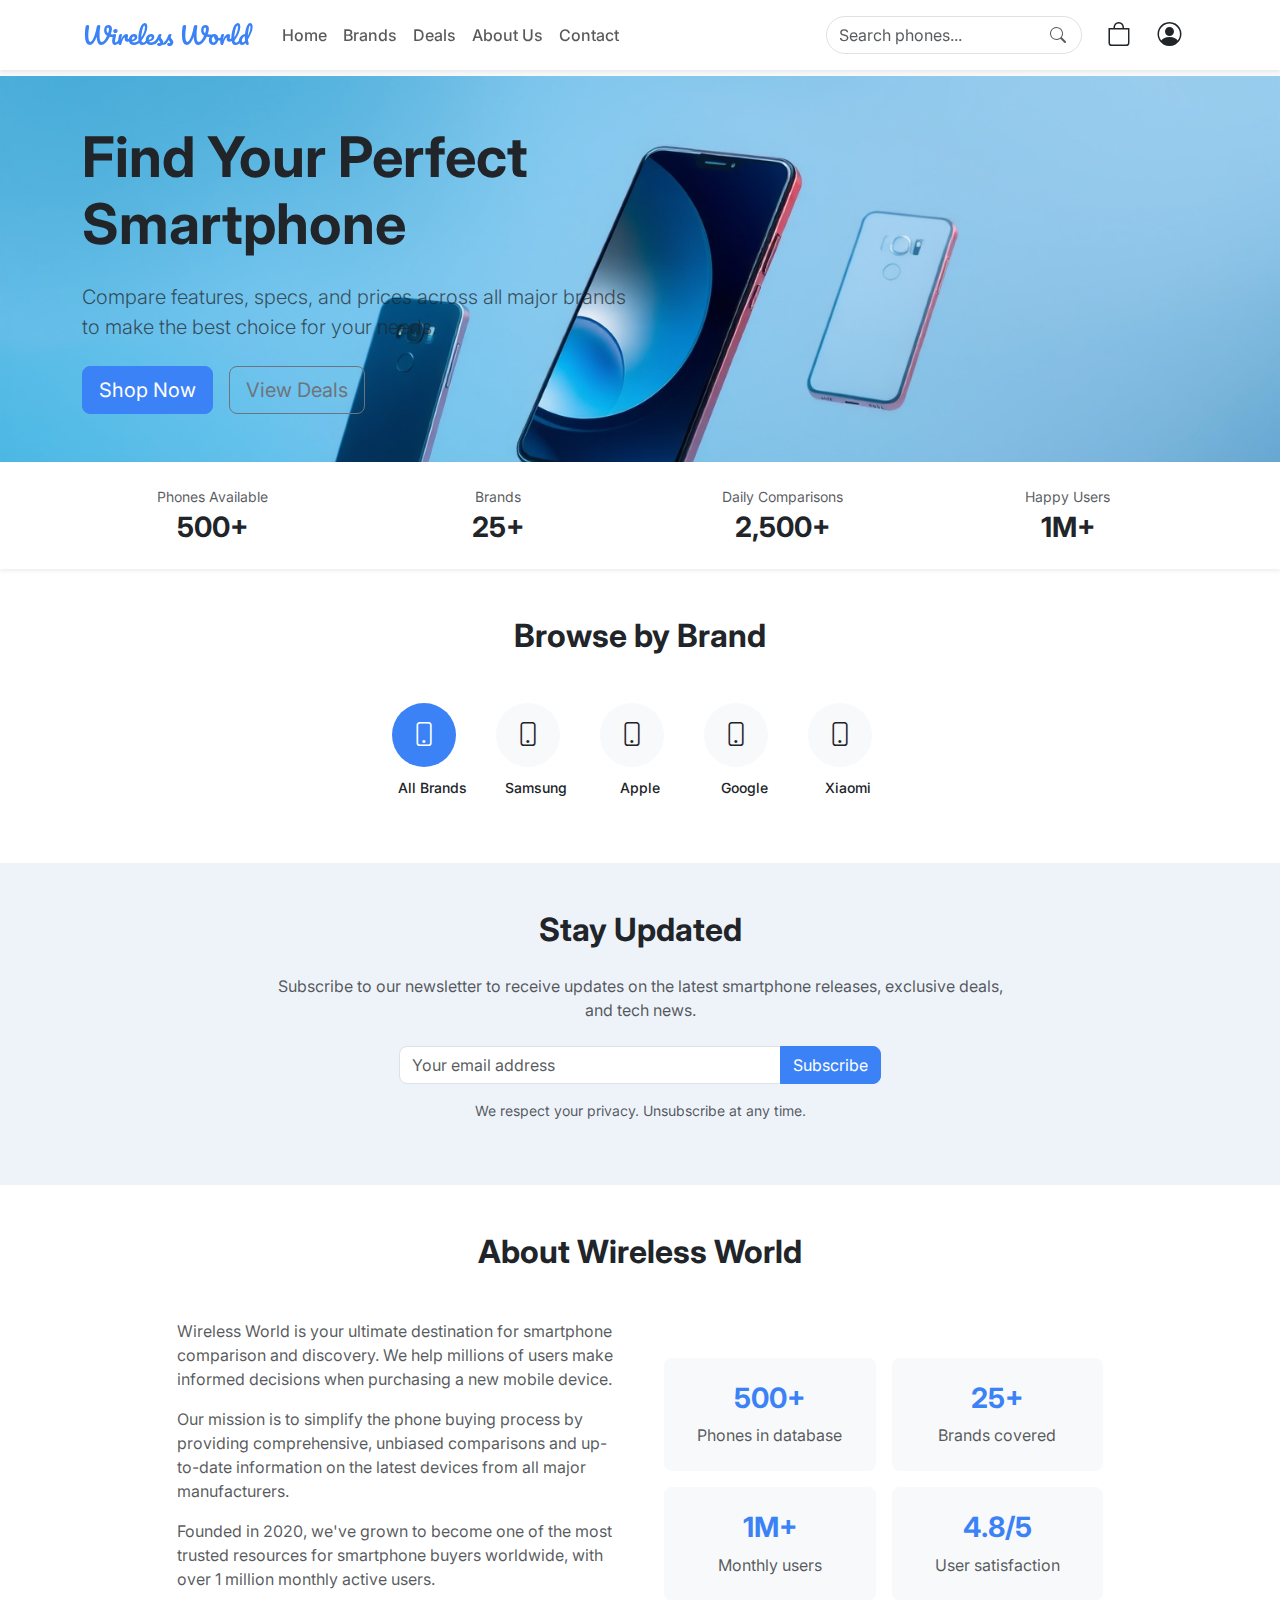
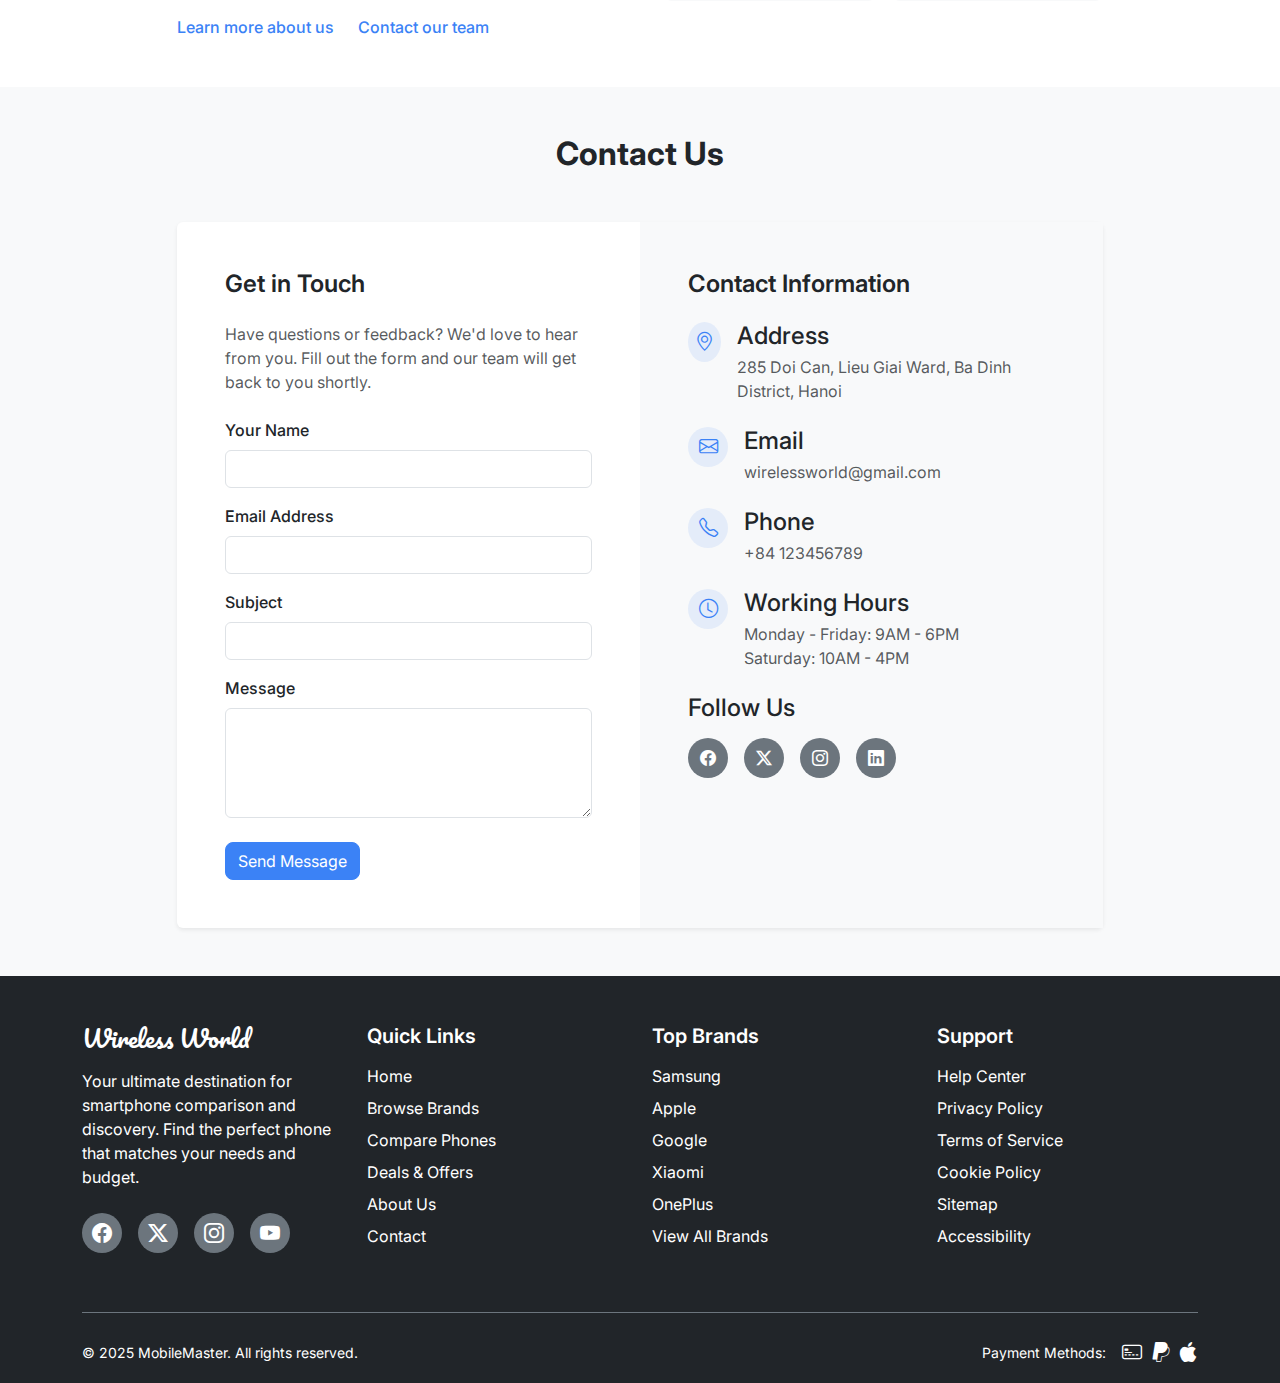
<file: index.html>
<!DOCTYPE html>
<html lang="en">
<head>
    <meta charset="UTF-8">
    <meta name="viewport" content="width=device-width, initial-scale=1.0">
    <title>Wireless World</title>
    
    <!-- Bootstrap CSS -->
    <link href="https://cdn.jsdelivr.net/npm/bootstrap@5.3.0/dist/css/bootstrap.min.css" rel="stylesheet">
    
    <!-- Google Fonts -->
    <link rel="preconnect" href="https://fonts.googleapis.com">
    <link rel="preconnect" href="https://fonts.gstatic.com" crossorigin>
    <link href="https://fonts.googleapis.com/css2?family=Pacifico&display=swap" rel="stylesheet">
    <link href="https://fonts.googleapis.com/css2?family=Inter:wght@300;400;500;600;700&display=swap" rel="stylesheet">
    
    <!-- Bootstrap Icons -->
    <link rel="stylesheet" href="https://cdn.jsdelivr.net/npm/bootstrap-icons@1.11.3/font/bootstrap-icons.min.css">

    <link rel="stylesheet" href="style.css">
    
   
</head>
<body>
    <!-- Header -->
    <nav class="navbar navbar-expand-lg navbar-light bg-white fixed-top shadow-sm">
        <div class="container">
            <a class="navbar-brand brand-font text-primary me-4" href="#">Wireless World</a>
            
            <div class="d-flex align-items-center order-lg-last">
           
                <div class="position-relative me-3">
                    <input type="text" class="form-control pe-5 search-input" placeholder="Search phones...">
                    <div class="position-absolute top-50 end-0 translate-middle-y me-3">
                        <i class="bi-search text-muted"></i>
                    </div>
                </div>

                <!-- Icons -->
                <button class="btn btn-link text-dark p-2 me-2 nav-icon" aria-label="Shopping Cart">
                  <i class="bi bi-bag"></i>
                </button>
                
                <button class="btn btn-link text-dark p-2 me-2 nav-icon" aria-label="User Profile">
                   <i class="bi bi-person-circle"></i>
                </button>
                
            </div>
            
            <div class="collapse navbar-collapse" id="navbarNav">
                <ul class="navbar-nav me-auto">
                    <li class="nav-item">
                        <a class="nav-link fw-medium" href="#">Home</a>
                    </li>
                    <li class="nav-item">
                        <a class="nav-link fw-medium" href="#brands">Brands</a>
                    </li>
                    <li class="nav-item">
                        <a class="nav-link fw-medium" href="#deals">Deals</a>
                    </li>
                    <li class="nav-item">
                        <a class="nav-link fw-medium" href="#about">About Us</a>
                    </li>
                    <li class="nav-item">
                        <a class="nav-link fw-medium" href="#contact">Contact</a>
                    </li>
                </ul>
            </div>
        </div>
    </nav>

    <!-- Hero Section -->
    <section class="hero-section position-relative">
        <div class="container py-5">
            <div class="row align-items-center min-vh-50">
                <div class="col-md-6">
                    <h1 class="display-4 fw-bold text-dark mb-4">Find Your Perfect Smartphone</h1>
                    <p class="lead text-muted mb-4">Compare features, specs, and prices across all major brands to make the best choice for your needs.</p>
                    <div class="d-flex flex-column flex-sm-row gap-3">
                        <a href="#compare" class="btn btn-primary btn-lg">Shop Now</a>
                        <a href="#deals" class="btn btn-outline-secondary btn-lg">View Deals</a>
                    </div>
                </div>
            </div>
        </div>
        
        <!-- Quick Stats -->
        <div class="bg-white py-4 shadow-sm">
            <div class="container">
                <div class="row g-4">
                    <div class="col-6 col-md-3 text-center">
                        <p class="text-muted small mb-1">Phones Available</p>
                        <p class="h3 fw-bold text-dark mb-0">500+</p>
                    </div>
                    <div class="col-6 col-md-3 text-center">
                        <p class="text-muted small mb-1">Brands</p>
                        <p class="h3 fw-bold text-dark mb-0">25+</p>
                    </div>
                    <div class="col-6 col-md-3 text-center">
                        <p class="text-muted small mb-1">Daily Comparisons</p>
                        <p class="h3 fw-bold text-dark mb-0">2,500+</p>
                    </div>
                    <div class="col-6 col-md-3 text-center">
                        <p class="text-muted small mb-1">Happy Users</p>
                        <p class="h3 fw-bold text-dark mb-0">1M+</p>
                    </div>
                </div>
            </div>
        </div>
    </section>

    <!-- Brand Navigation -->
    <section id="brands" class="py-5 bg-white">
        <div class="container">
            <h2 class="h2 fw-bold text-center mb-5">Browse by Brand</h2>
            
            <div class="d-flex overflow-auto hide-scrollbar pb-3 justify-content-center gap-4">
                <div class="brand-tab active text-center">
                    <div class="brand-icon mb-2"> 
                        <i class="bi-phone fs-4"></i> 
                    </div>
                    <span class="small fw-medium">All Brands</span>
                </div>
                
                <div class="brand-tab text-center">
                    <div class="brand-icon mb-2">
                         <i class="bi-phone fs-4"></i> 
                    </div>
                    <span class="small fw-medium">Samsung</span>
                </div>
                
                <div class="brand-tab text-center">
                    <div class="brand-icon mb-2">
                       <i class="bi-phone fs-4"></i> 
                    </div>
                    <span class="small fw-medium">Apple</span>
                </div>
                
                <div class="brand-tab text-center">
                    <div class="brand-icon mb-2">
                       <i class="bi-phone fs-4"></i> 
                    </div>
                    <span class="small fw-medium">Google</span>
                </div>
                
                <div class="brand-tab text-center">
                    <div class="brand-icon mb-2">
                        <i class="bi-phone fs-4"></i> 
                    </div>
                    <span class="small fw-medium">Xiaomi</span>
                </div>
            </div>
        </div>
    </section>

    <!-- Newsletter Section -->
    <section class="py-5 newsletter-section">
        <div class="container">
            <div class="row justify-content-center">
                <div class="col-lg-8 text-center">
                    <h2 class="h2 fw-bold mb-4">Stay Updated</h2>
                    <p class="text-muted mb-4">Subscribe to our newsletter to receive updates on the latest smartphone releases, exclusive deals, and tech news.</p>
                    
                    <div class="row justify-content-center">
                        <div class="col-md-8">
                            <div class="input-group mb-3">
                                <input type="email" class="form-control newsletter-input" placeholder="Your email address">
                                <button class="btn btn-primary newsletter-button" type="button">Subscribe</button>
                            </div>
                        </div>
                    </div>
                    
                    <p class="small text-muted">We respect your privacy. Unsubscribe at any time.</p>
                </div>
            </div>
        </div>
    </section>

    <!-- About Us Section -->
    <section id="about" class="py-5 bg-white">
        <div class="container">
            <div class="row justify-content-center">
                <div class="col-lg-10">
                    <h2 class="h2 fw-bold text-center mb-5">About Wireless World</h2>
                    
                    <div class="row align-items-center g-5">
                        <div class="col-lg-6">
                            <p class="text-muted mb-3">Wireless World is your ultimate destination for smartphone comparison and discovery. We help millions of users make informed decisions when purchasing a new mobile device.</p>
                            <p class="text-muted mb-3">Our mission is to simplify the phone buying process by providing comprehensive, unbiased comparisons and up-to-date information on the latest devices from all major manufacturers.</p>
                            <p class="text-muted mb-4">Founded in 2020, we've grown to become one of the most trusted resources for smartphone buyers worldwide, with over 1 million monthly active users.</p>
                            
                            <div class="d-flex gap-4">
                                <a href="#" class="text-primary text-decoration-none fw-medium">Learn more about us</a>
                                <a href="#contact" class="text-primary text-decoration-none fw-medium">Contact our team</a>
                            </div>
                        </div>
                        
                        <div class="col-lg-6">
                            <div class="row g-3">
                                <div class="col-6">
                                    <div class="stat-card">
                                        <div class="h3 fw-bold text-primary mb-2">500+</div>
                                        <p class="text-muted mb-0">Phones in database</p>
                                    </div>
                                </div>
                                <div class="col-6">
                                    <div class="stat-card">
                                        <div class="h3 fw-bold text-primary mb-2">25+</div>
                                        <p class="text-muted mb-0">Brands covered</p>
                                    </div>
                                </div>
                                <div class="col-6">
                                    <div class="stat-card">
                                        <div class="h3 fw-bold text-primary mb-2">1M+</div>
                                        <p class="text-muted mb-0">Monthly users</p>
                                    </div>
                                </div>
                                <div class="col-6">
                                    <div class="stat-card">
                                        <div class="h3 fw-bold text-primary mb-2">4.8/5</div>
                                        <p class="text-muted mb-0">User satisfaction</p>
                                    </div>
                                </div>
                            </div>
                        </div>
                    </div>
                </div>
            </div>
        </div>
    </section>

    <!-- Contact Section -->
    <section id="contact" class="py-5 bg-light">
        <div class="container">
            <h2 class="h2 fw-bold text-center mb-5">Contact Us</h2>
            
            <div class="row justify-content-center">
                <div class="col-lg-10">
                    <div class="card shadow-sm border-0">
                        <div class="row g-0">
                            <div class="col-lg-6 p-4 p-lg-5">
                                <h3 class="h4 fw-semibold mb-4">Get in Touch</h3>
                                <p class="text-muted mb-4">Have questions or feedback? We'd love to hear from you. Fill out the form and our team will get back to you shortly.</p>
                                
                                <form>
                                    <div class="mb-3">
                                        <label for="name" class="form-label fw-medium">Your Name</label>
                                        <input type="text" class="form-control" id="name">
                                    </div>
                                    
                                    <div class="mb-3">
                                        <label for="email" class="form-label fw-medium">Email Address</label>
                                        <input type="email" class="form-control" id="email">
                                    </div>
                                    
                                    <div class="mb-3">
                                        <label for="subject" class="form-label fw-medium">Subject</label>
                                        <input type="text" class="form-control" id="subject">
                                    </div>
                                    
                                    <div class="mb-4">
                                        <label for="message" class="form-label fw-medium">Message</label>
                                        <textarea class="form-control" id="message" rows="4"></textarea>
                                    </div>
                                    
                                    <button type="submit" class="btn btn-primary">Send Message</button>
                                </form>
                            </div>
                            
                            <div class="col-lg-6 bg-light p-4 p-lg-5">
                                <h3 class="h4 fw-semibold mb-4">Contact Information</h3>
                                
                                <div class="d-flex align-items-start mb-4">
                                    <div class="contact-icon me-3">
                                        <i class="bi-geo-alt"></i>
                                    </div>
                                    <div>
                                        <h4 class="fw-medium mb-1">Address</h4>
                                        <p class="text-muted mb-0">285 Doi Can, Lieu Giai Ward, Ba Dinh District, Hanoi</p>
                                    </div>
                                </div>
                                
                                <div class="d-flex align-items-start mb-4">
                                    <div class="contact-icon me-3">
                                        <i class="bi-envelope"></i>
                                    </div>
                                    <div>
                                        <h4 class="fw-medium mb-1">Email</h4>
                                        <p class="text-muted mb-0">wirelessworld@gmail.com</p>
                                    </div>
                                </div>
                                
                                <div class="d-flex align-items-start mb-4">
                                    <div class="contact-icon me-3">
                                        <i class="bi-telephone"></i>
                                    </div>
                                    <div>
                                        <h4 class="fw-medium mb-1">Phone</h4>
                                        <p class="text-muted mb-0">+84 123456789</p>
                                    </div>
                                </div>
                                
                                <div class="d-flex align-items-start mb-4">
                                    <div class="contact-icon me-3">
                                        <i class="bi-clock"></i>
                                    </div>
                                    <div>
                                        <h4 class="fw-medium mb-1">Working Hours</h4>
                                        <p class="text-muted mb-0">Monday - Friday: 9AM - 6PM<br>Saturday: 10AM - 4PM</p>
                                    </div>
                                </div>
                                
                                <div class="mt-4">
                                    <h4 class="fw-medium mb-3">Follow Us</h4>
                                    <div class="d-flex gap-3">
                                        <a href="#" class="social-icon">
                                            <i class="bi-facebook"></i>
                                        </a>
                                        <a href="#" class="social-icon">
                                            <i class="bi-twitter-x"></i>
                                        </a>
                                        <a href="#" class="social-icon">
                                            <i class="bi-instagram"></i>
                                        </a>
                                        <a href="#" class="social-icon">
                                            <i class="bi-linkedin"></i>
                                        </a>
                                    </div>
                                </div>
                            </div>
                        </div>
                    </div>
                </div>
            </div>
        </div>
    </section>

    <!-- Footer -->
    <footer class="bg-dark text-white pt-5 pb-3">
        <div class="container">
            <div class="row g-4 mb-5">
                <div class="col-lg-3 col-md-6">
                    <a href="#" class="brand-font text-white text-decoration-none h4 d-block mb-3">Wireless World</a>
                    <p class="text-muted mb-4">Your ultimate destination for smartphone comparison and discovery. Find the perfect phone that matches your needs and budget.</p>
                    <div class="d-flex gap-3">
                        <a href="#" class="social-icon">
                            <i class="bi-facebook fs-5"></i>
                        </a>
                        <a href="#" class="social-icon">
                            <i class="bi-twitter-x fs-5"></i>
                        </a>
                        <a href="#" class="social-icon">
                            <i class="bi-instagram fs-5"></i>
                        </a>
                        <a href="#" class="social-icon">
                            <i class="bi-youtube fs-5"></i>
                        </a>
                    </div>
                </div>
                
                <div class="col-lg-3 col-md-6">
                    <h3 class="h5 fw-semibold mb-3">Quick Links</h3>
                    <ul class="list-unstyled">
                        <li class="mb-2"><a href="#" class="text-muted text-decoration-none">Home</a></li>
                        <li class="mb-2"><a href="#brands" class="text-muted text-decoration-none">Browse Brands</a></li>
                        <li class="mb-2"><a href="#compare" class="text-muted text-decoration-none">Compare Phones</a></li>
                        <li class="mb-2"><a href="#deals" class="text-muted text-decoration-none">Deals & Offers</a></li>
                        <li class="mb-2"><a href="#about" class="text-muted text-decoration-none">About Us</a></li>
                        <li class="mb-2"><a href="#contact" class="text-muted text-decoration-none">Contact</a></li>
                    </ul>
                </div>
                
                <div class="col-lg-3 col-md-6">
                    <h3 class="h5 fw-semibold mb-3">Top Brands</h3>
                    <ul class="list-unstyled">
                        <li class="mb-2"><a href="#" class="text-muted text-decoration-none">Samsung</a></li>
                        <li class="mb-2"><a href="#" class="text-muted text-decoration-none">Apple</a></li>
                        <li class="mb-2"><a href="#" class="text-muted text-decoration-none">Google</a></li>
                        <li class="mb-2"><a href="#" class="text-muted text-decoration-none">Xiaomi</a></li>
                        <li class="mb-2"><a href="#" class="text-muted text-decoration-none">OnePlus</a></li>
                        <li class="mb-2"><a href="#" class="text-muted text-decoration-none">View All Brands</a></li>
                    </ul>
                </div>
                
                <div class="col-lg-3 col-md-6">
                    <h3 class="h5 fw-semibold mb-3">Support</h3>
                    <ul class="list-unstyled">
                        <li class="mb-2"><a href="#" class="text-muted text-decoration-none">Help Center</a></li>
                        <li class="mb-2"><a href="#" class="text-muted text-decoration-none">Privacy Policy</a></li>
                        <li class="mb-2"><a href="#" class="text-muted text-decoration-none">Terms of Service</a></li>
                        <li class="mb-2"><a href="#" class="text-muted text-decoration-none">Cookie Policy</a></li>
                        <li class="mb-2"><a href="#" class="text-muted text-decoration-none">Sitemap</a></li>
                        <li class="mb-2"><a href="#" class="text-muted text-decoration-none">Accessibility</a></li>
                    </ul>
                </div>
            </div>
            
            <div class="border-top border-secondary pt-4">
                <div class="row align-items-center">
                    <div class="col-md-6">
                        <p class="text-muted small mb-3 mb-md-0">© 2025 MobileMaster. All rights reserved.</p>
                    </div>
                    
                    <div class="col-md-6 text-md-end">
                        <div class="d-flex align-items-center justify-content-md-end gap-3">
                            <span class="text-muted small">Payment Methods:</span>
                            <div class="d-flex gap-2">
                                <i class="bi-credit-card-2-front fs-5"></i>
                                <i class="bi-paypal fs-5"></i>
                                <i class="bi-apple fs-5"></i>
                            </div>
                        </div>
                    </div>
                </div>
            </div>
        </div>
    </footer>

</body>
</html>
</file>
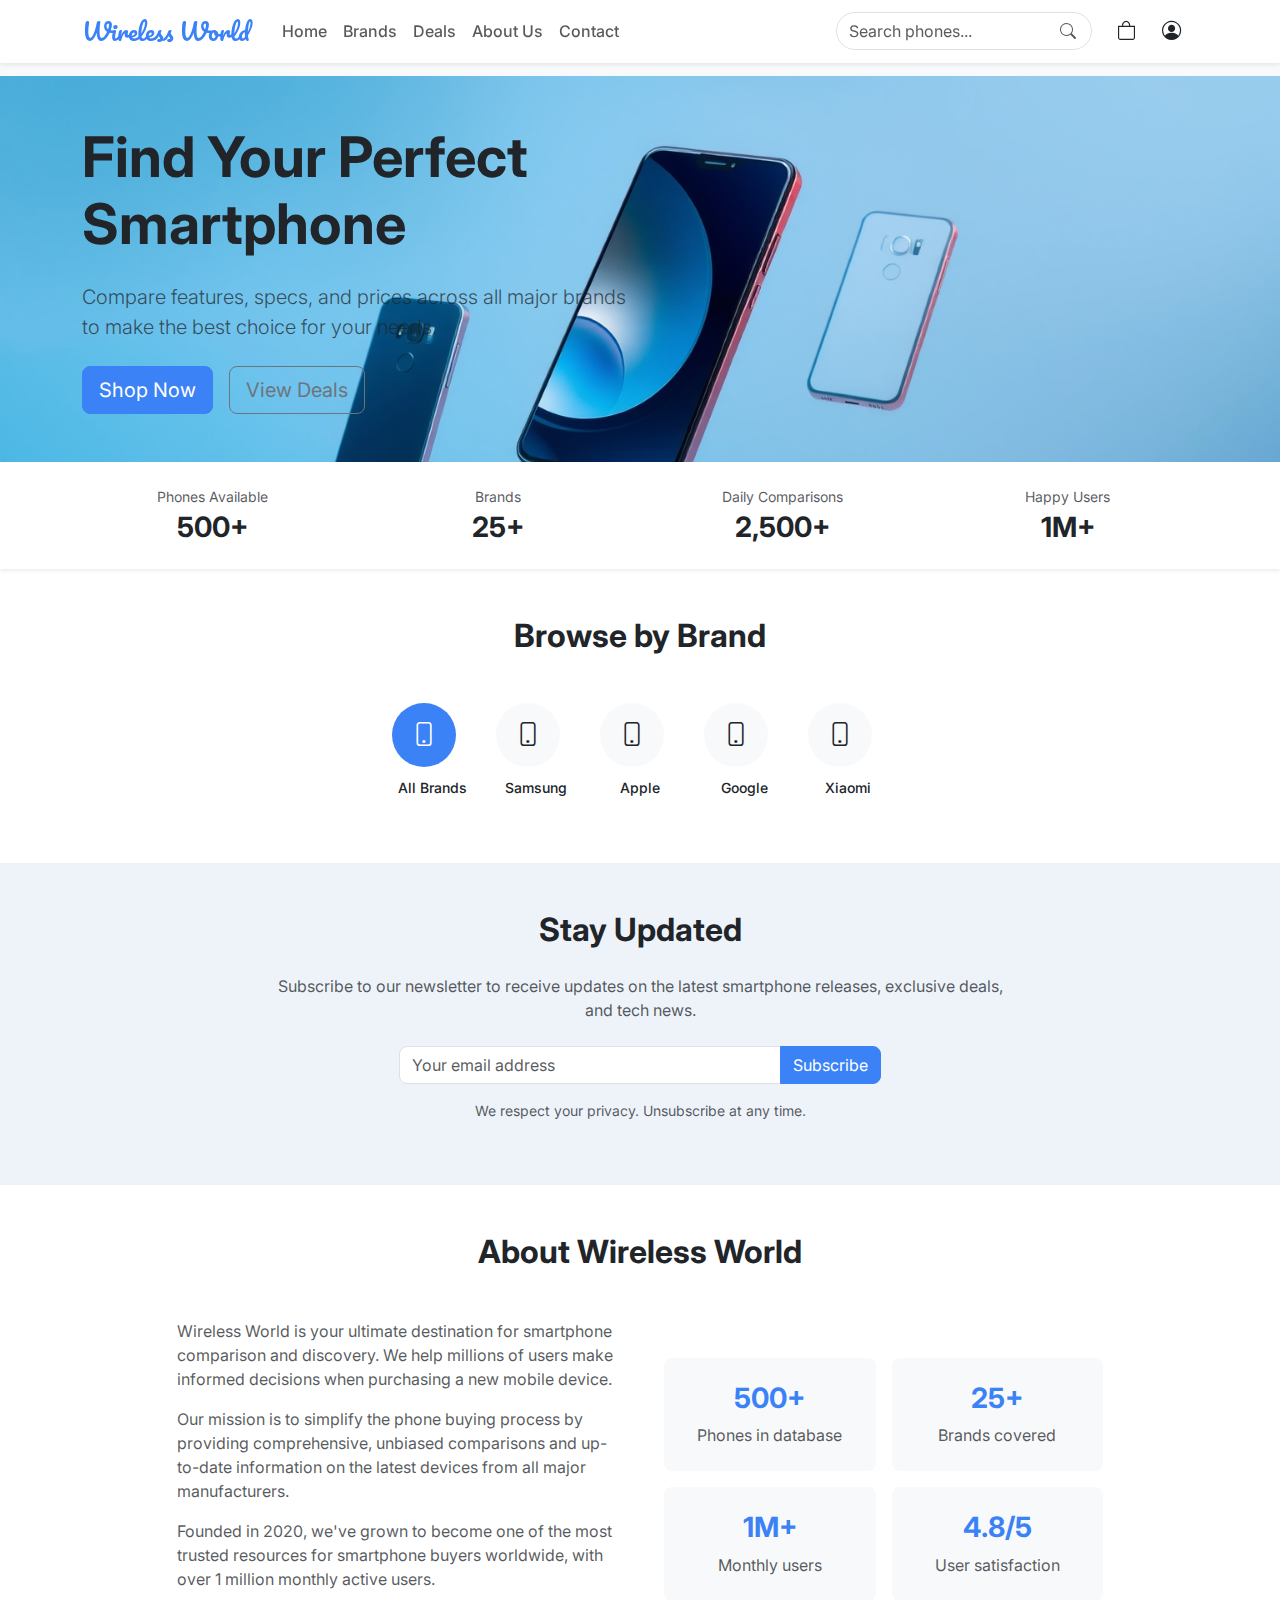
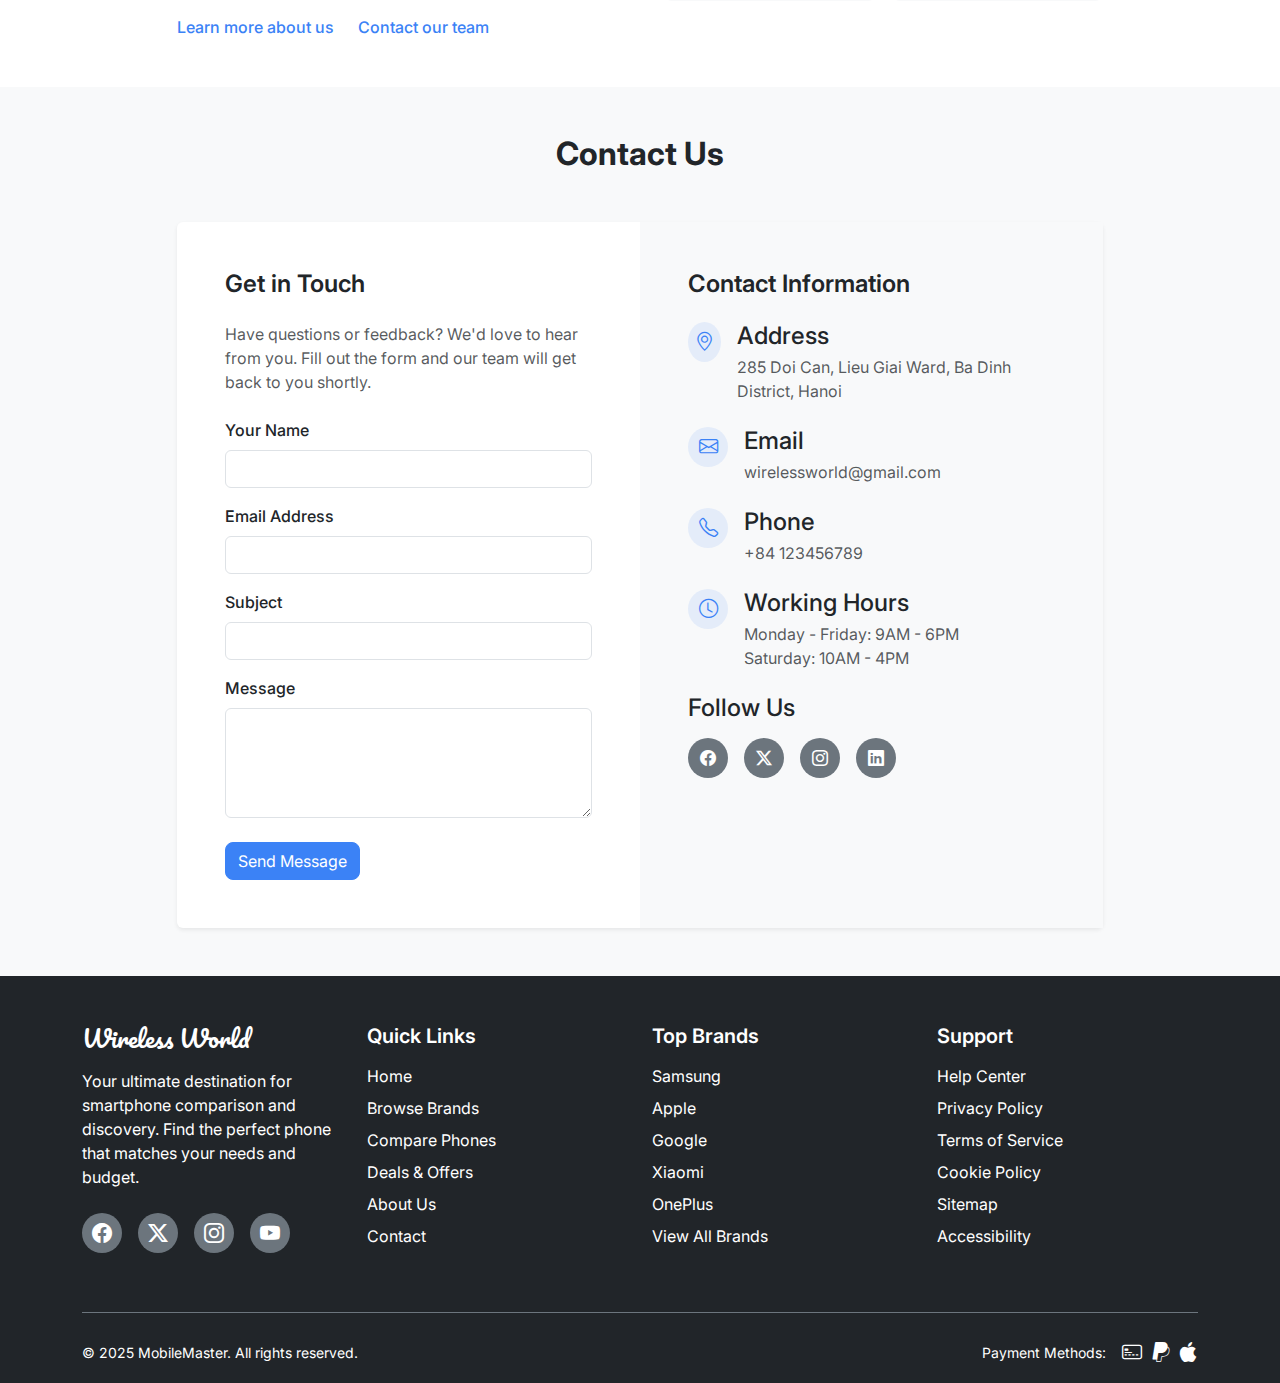
<file: Home/index.html>
<!DOCTYPE html>
<html lang="en">
<head>
    <meta charset="UTF-8">
    <meta name="viewport" content="width=device-width, initial-scale=1.0">
    <title>Wireless World</title>
    
    <!-- Bootstrap CSS -->
    <link href="https://cdn.jsdelivr.net/npm/bootstrap@5.3.0/dist/css/bootstrap.min.css" rel="stylesheet">
    
    <!-- Google Fonts -->
    <link rel="preconnect" href="https://fonts.googleapis.com">
    <link rel="preconnect" href="https://fonts.gstatic.com" crossorigin>
    <link href="https://fonts.googleapis.com/css2?family=Pacifico&display=swap" rel="stylesheet">
    <link href="https://fonts.googleapis.com/css2?family=Inter:wght@300;400;500;600;700&display=swap" rel="stylesheet">
    
    <!-- Bootstrap Icons -->
    <link rel="stylesheet" href="https://cdn.jsdelivr.net/npm/bootstrap-icons@1.11.3/font/bootstrap-icons.min.css">

    <link rel="stylesheet" href="style.css">
    
   
</head>
<body>
    <!-- Header -->
    <nav class="navbar navbar-expand-lg navbar-light bg-white fixed-top shadow-sm">
        <div class="container">
            <a class="navbar-brand brand-font text-primary me-4" href="#">Wireless World</a>
            
            <div class="d-flex align-items-center order-lg-last">
           
                <div class="position-relative me-3">
                    <input type="text" class="form-control pe-5 search-input" placeholder="Search phones...">
                    <div class="position-absolute top-50 end-0 translate-middle-y me-3">
                        <i class="bi-search text-muted"></i>
                    </div>
                </div>

                <!-- Icons -->
                <button class="btn btn-link text-dark p-2 me-2 nav-icon" aria-label="Shopping Cart">
                  <i class="bi bi-bag"></i>
                </button>
                
                <button class="btn btn-link text-dark p-2 me-2 nav-icon" aria-label="User Profile">
                   <i class="bi bi-person-circle"></i>
                </button>
                
            </div>
            
            <div class="collapse navbar-collapse" id="navbarNav">
                <ul class="navbar-nav me-auto">
                    <li class="nav-item">
                        <a class="nav-link fw-medium" href="#">Home</a>
                    </li>
                    <li class="nav-item">
                        <a class="nav-link fw-medium" href="#brands">Brands</a>
                    </li>
                    <li class="nav-item">
                        <a class="nav-link fw-medium" href="#deals">Deals</a>
                    </li>
                    <li class="nav-item">
                        <a class="nav-link fw-medium" href="#about">About Us</a>
                    </li>
                    <li class="nav-item">
                        <a class="nav-link fw-medium" href="#contact">Contact</a>
                    </li>
                </ul>
            </div>
        </div>
    </nav>

    <!-- Hero Section -->
    <section class="hero-section position-relative">
        <div class="container py-5">
            <div class="row align-items-center min-vh-50">
                <div class="col-md-6">
                    <h1 class="display-4 fw-bold text-dark mb-4">Find Your Perfect Smartphone</h1>
                    <p class="lead text-muted mb-4">Compare features, specs, and prices across all major brands to make the best choice for your needs.</p>
                    <div class="d-flex flex-column flex-sm-row gap-3">
                        <a href="#compare" class="btn btn-primary btn-lg">Shop Now</a>
                        <a href="#deals" class="btn btn-outline-secondary btn-lg">View Deals</a>
                    </div>
                </div>
            </div>
        </div>
        
        <!-- Quick Stats -->
        <div class="bg-white py-4 shadow-sm">
            <div class="container">
                <div class="row g-4">
                    <div class="col-6 col-md-3 text-center">
                        <p class="text-muted small mb-1">Phones Available</p>
                        <p class="h3 fw-bold text-dark mb-0">500+</p>
                    </div>
                    <div class="col-6 col-md-3 text-center">
                        <p class="text-muted small mb-1">Brands</p>
                        <p class="h3 fw-bold text-dark mb-0">25+</p>
                    </div>
                    <div class="col-6 col-md-3 text-center">
                        <p class="text-muted small mb-1">Daily Comparisons</p>
                        <p class="h3 fw-bold text-dark mb-0">2,500+</p>
                    </div>
                    <div class="col-6 col-md-3 text-center">
                        <p class="text-muted small mb-1">Happy Users</p>
                        <p class="h3 fw-bold text-dark mb-0">1M+</p>
                    </div>
                </div>
            </div>
        </div>
    </section>

    <!-- Brand Navigation -->
    <section id="brands" class="py-5 bg-white">
        <div class="container">
            <h2 class="h2 fw-bold text-center mb-5">Browse by Brand</h2>
            
            <div class="d-flex overflow-auto hide-scrollbar pb-3 justify-content-center gap-4">
                <div class="brand-tab active text-center">
                    <div class="brand-icon mb-2"> 
                        <i class="bi-phone fs-4"></i> 
                    </div>
                    <span class="small fw-medium">All Brands</span>
                </div>
                
                <div class="brand-tab text-center">
                    <div class="brand-icon mb-2">
                         <i class="bi-phone fs-4"></i> 
                    </div>
                    <span class="small fw-medium">Samsung</span>
                </div>
                
                <div class="brand-tab text-center">
                    <div class="brand-icon mb-2">
                       <i class="bi-phone fs-4"></i> 
                    </div>
                    <span class="small fw-medium">Apple</span>
                </div>
                
                <div class="brand-tab text-center">
                    <div class="brand-icon mb-2">
                       <i class="bi-phone fs-4"></i> 
                    </div>
                    <span class="small fw-medium">Google</span>
                </div>
                
                <div class="brand-tab text-center">
                    <div class="brand-icon mb-2">
                        <i class="bi-phone fs-4"></i> 
                    </div>
                    <span class="small fw-medium">Xiaomi</span>
                </div>
            </div>
        </div>
    </section>

    <!-- Newsletter Section -->
    <section class="py-5 newsletter-section">
        <div class="container">
            <div class="row justify-content-center">
                <div class="col-lg-8 text-center">
                    <h2 class="h2 fw-bold mb-4">Stay Updated</h2>
                    <p class="text-muted mb-4">Subscribe to our newsletter to receive updates on the latest smartphone releases, exclusive deals, and tech news.</p>
                    
                    <div class="row justify-content-center">
                        <div class="col-md-8">
                            <div class="input-group mb-3">
                                <input type="email" class="form-control newsletter-input" placeholder="Your email address">
                                <button class="btn btn-primary newsletter-button" type="button">Subscribe</button>
                            </div>
                        </div>
                    </div>
                    
                    <p class="small text-muted">We respect your privacy. Unsubscribe at any time.</p>
                </div>
            </div>
        </div>
    </section>

    <!-- About Us Section -->
    <section id="about" class="py-5 bg-white">
        <div class="container">
            <div class="row justify-content-center">
                <div class="col-lg-10">
                    <h2 class="h2 fw-bold text-center mb-5">About Wireless World</h2>
                    
                    <div class="row align-items-center g-5">
                        <div class="col-lg-6">
                            <p class="text-muted mb-3">Wireless World is your ultimate destination for smartphone comparison and discovery. We help millions of users make informed decisions when purchasing a new mobile device.</p>
                            <p class="text-muted mb-3">Our mission is to simplify the phone buying process by providing comprehensive, unbiased comparisons and up-to-date information on the latest devices from all major manufacturers.</p>
                            <p class="text-muted mb-4">Founded in 2020, we've grown to become one of the most trusted resources for smartphone buyers worldwide, with over 1 million monthly active users.</p>
                            
                            <div class="d-flex gap-4">
                                <a href="#" class="text-primary text-decoration-none fw-medium">Learn more about us</a>
                                <a href="#contact" class="text-primary text-decoration-none fw-medium">Contact our team</a>
                            </div>
                        </div>
                        
                        <div class="col-lg-6">
                            <div class="row g-3">
                                <div class="col-6">
                                    <div class="stat-card">
                                        <div class="h3 fw-bold text-primary mb-2">500+</div>
                                        <p class="text-muted mb-0">Phones in database</p>
                                    </div>
                                </div>
                                <div class="col-6">
                                    <div class="stat-card">
                                        <div class="h3 fw-bold text-primary mb-2">25+</div>
                                        <p class="text-muted mb-0">Brands covered</p>
                                    </div>
                                </div>
                                <div class="col-6">
                                    <div class="stat-card">
                                        <div class="h3 fw-bold text-primary mb-2">1M+</div>
                                        <p class="text-muted mb-0">Monthly users</p>
                                    </div>
                                </div>
                                <div class="col-6">
                                    <div class="stat-card">
                                        <div class="h3 fw-bold text-primary mb-2">4.8/5</div>
                                        <p class="text-muted mb-0">User satisfaction</p>
                                    </div>
                                </div>
                            </div>
                        </div>
                    </div>
                </div>
            </div>
        </div>
    </section>

    <!-- Contact Section -->
    <section id="contact" class="py-5 bg-light">
        <div class="container">
            <h2 class="h2 fw-bold text-center mb-5">Contact Us</h2>
            
            <div class="row justify-content-center">
                <div class="col-lg-10">
                    <div class="card shadow-sm border-0">
                        <div class="row g-0">
                            <div class="col-lg-6 p-4 p-lg-5">
                                <h3 class="h4 fw-semibold mb-4">Get in Touch</h3>
                                <p class="text-muted mb-4">Have questions or feedback? We'd love to hear from you. Fill out the form and our team will get back to you shortly.</p>
                                
                                <form>
                                    <div class="mb-3">
                                        <label for="name" class="form-label fw-medium">Your Name</label>
                                        <input type="text" class="form-control" id="name">
                                    </div>
                                    
                                    <div class="mb-3">
                                        <label for="email" class="form-label fw-medium">Email Address</label>
                                        <input type="email" class="form-control" id="email">
                                    </div>
                                    
                                    <div class="mb-3">
                                        <label for="subject" class="form-label fw-medium">Subject</label>
                                        <input type="text" class="form-control" id="subject">
                                    </div>
                                    
                                    <div class="mb-4">
                                        <label for="message" class="form-label fw-medium">Message</label>
                                        <textarea class="form-control" id="message" rows="4"></textarea>
                                    </div>
                                    
                                    <button type="submit" class="btn btn-primary">Send Message</button>
                                </form>
                            </div>
                            
                            <div class="col-lg-6 bg-light p-4 p-lg-5">
                                <h3 class="h4 fw-semibold mb-4">Contact Information</h3>
                                
                                <div class="d-flex align-items-start mb-4">
                                    <div class="contact-icon me-3">
                                        <i class="bi-geo-alt"></i>
                                    </div>
                                    <div>
                                        <h4 class="fw-medium mb-1">Address</h4>
                                        <p class="text-muted mb-0">285 Doi Can, Lieu Giai Ward, Ba Dinh District, Hanoi</p>
                                    </div>
                                </div>
                                
                                <div class="d-flex align-items-start mb-4">
                                    <div class="contact-icon me-3">
                                        <i class="bi-envelope"></i>
                                    </div>
                                    <div>
                                        <h4 class="fw-medium mb-1">Email</h4>
                                        <p class="text-muted mb-0">wirelessworld@gmail.com</p>
                                    </div>
                                </div>
                                
                                <div class="d-flex align-items-start mb-4">
                                    <div class="contact-icon me-3">
                                        <i class="bi-telephone"></i>
                                    </div>
                                    <div>
                                        <h4 class="fw-medium mb-1">Phone</h4>
                                        <p class="text-muted mb-0">+84 123456789</p>
                                    </div>
                                </div>
                                
                                <div class="d-flex align-items-start mb-4">
                                    <div class="contact-icon me-3">
                                        <i class="bi-clock"></i>
                                    </div>
                                    <div>
                                        <h4 class="fw-medium mb-1">Working Hours</h4>
                                        <p class="text-muted mb-0">Monday - Friday: 9AM - 6PM<br>Saturday: 10AM - 4PM</p>
                                    </div>
                                </div>
                                
                                <div class="mt-4">
                                    <h4 class="fw-medium mb-3">Follow Us</h4>
                                    <div class="d-flex gap-3">
                                        <a href="#" class="social-icon">
                                            <i class="bi-facebook"></i>
                                        </a>
                                        <a href="#" class="social-icon">
                                            <i class="bi-twitter-x"></i>
                                        </a>
                                        <a href="#" class="social-icon">
                                            <i class="bi-instagram"></i>
                                        </a>
                                        <a href="#" class="social-icon">
                                            <i class="bi-linkedin"></i>
                                        </a>
                                    </div>
                                </div>
                            </div>
                        </div>
                    </div>
                </div>
            </div>
        </div>
    </section>

    <!-- Footer -->
    <footer class="bg-dark text-white pt-5 pb-3">
        <div class="container">
            <div class="row g-4 mb-5">
                <div class="col-lg-3 col-md-6">
                    <a href="#" class="brand-font text-white text-decoration-none h4 d-block mb-3">Wireless World</a>
                    <p class="text-muted mb-4">Your ultimate destination for smartphone comparison and discovery. Find the perfect phone that matches your needs and budget.</p>
                    <div class="d-flex gap-3">
                        <a href="#" class="social-icon">
                            <i class="bi-facebook fs-5"></i>
                        </a>
                        <a href="#" class="social-icon">
                            <i class="bi-twitter-x fs-5"></i>
                        </a>
                        <a href="#" class="social-icon">
                            <i class="bi-instagram fs-5"></i>
                        </a>
                        <a href="#" class="social-icon">
                            <i class="bi-youtube fs-5"></i>
                        </a>
                    </div>
                </div>
                
                <div class="col-lg-3 col-md-6">
                    <h3 class="h5 fw-semibold mb-3">Quick Links</h3>
                    <ul class="list-unstyled">
                        <li class="mb-2"><a href="#" class="text-muted text-decoration-none">Home</a></li>
                        <li class="mb-2"><a href="#brands" class="text-muted text-decoration-none">Browse Brands</a></li>
                        <li class="mb-2"><a href="#compare" class="text-muted text-decoration-none">Compare Phones</a></li>
                        <li class="mb-2"><a href="#deals" class="text-muted text-decoration-none">Deals & Offers</a></li>
                        <li class="mb-2"><a href="#about" class="text-muted text-decoration-none">About Us</a></li>
                        <li class="mb-2"><a href="#contact" class="text-muted text-decoration-none">Contact</a></li>
                    </ul>
                </div>
                
                <div class="col-lg-3 col-md-6">
                    <h3 class="h5 fw-semibold mb-3">Top Brands</h3>
                    <ul class="list-unstyled">
                        <li class="mb-2"><a href="#" class="text-muted text-decoration-none">Samsung</a></li>
                        <li class="mb-2"><a href="#" class="text-muted text-decoration-none">Apple</a></li>
                        <li class="mb-2"><a href="#" class="text-muted text-decoration-none">Google</a></li>
                        <li class="mb-2"><a href="#" class="text-muted text-decoration-none">Xiaomi</a></li>
                        <li class="mb-2"><a href="#" class="text-muted text-decoration-none">OnePlus</a></li>
                        <li class="mb-2"><a href="#" class="text-muted text-decoration-none">View All Brands</a></li>
                    </ul>
                </div>
                
                <div class="col-lg-3 col-md-6">
                    <h3 class="h5 fw-semibold mb-3">Support</h3>
                    <ul class="list-unstyled">
                        <li class="mb-2"><a href="#" class="text-muted text-decoration-none">Help Center</a></li>
                        <li class="mb-2"><a href="#" class="text-muted text-decoration-none">Privacy Policy</a></li>
                        <li class="mb-2"><a href="#" class="text-muted text-decoration-none">Terms of Service</a></li>
                        <li class="mb-2"><a href="#" class="text-muted text-decoration-none">Cookie Policy</a></li>
                        <li class="mb-2"><a href="#" class="text-muted text-decoration-none">Sitemap</a></li>
                        <li class="mb-2"><a href="#" class="text-muted text-decoration-none">Accessibility</a></li>
                    </ul>
                </div>
            </div>
            
            <div class="border-top border-secondary pt-4">
                <div class="row align-items-center">
                    <div class="col-md-6">
                        <p class="text-muted small mb-3 mb-md-0">© 2025 MobileMaster. All rights reserved.</p>
                    </div>
                    
                    <div class="col-md-6 text-md-end">
                        <div class="d-flex align-items-center justify-content-md-end gap-3">
                            <span class="text-muted small">Payment Methods:</span>
                            <div class="d-flex gap-2">
                                <i class="bi-credit-card-2-front fs-5"></i>
                                <i class="bi-paypal fs-5"></i>
                                <i class="bi-apple fs-5"></i>
                            </div>
                        </div>
                    </div>
                </div>
            </div>
        </div>
    </footer>

</body>
</html>
</file>
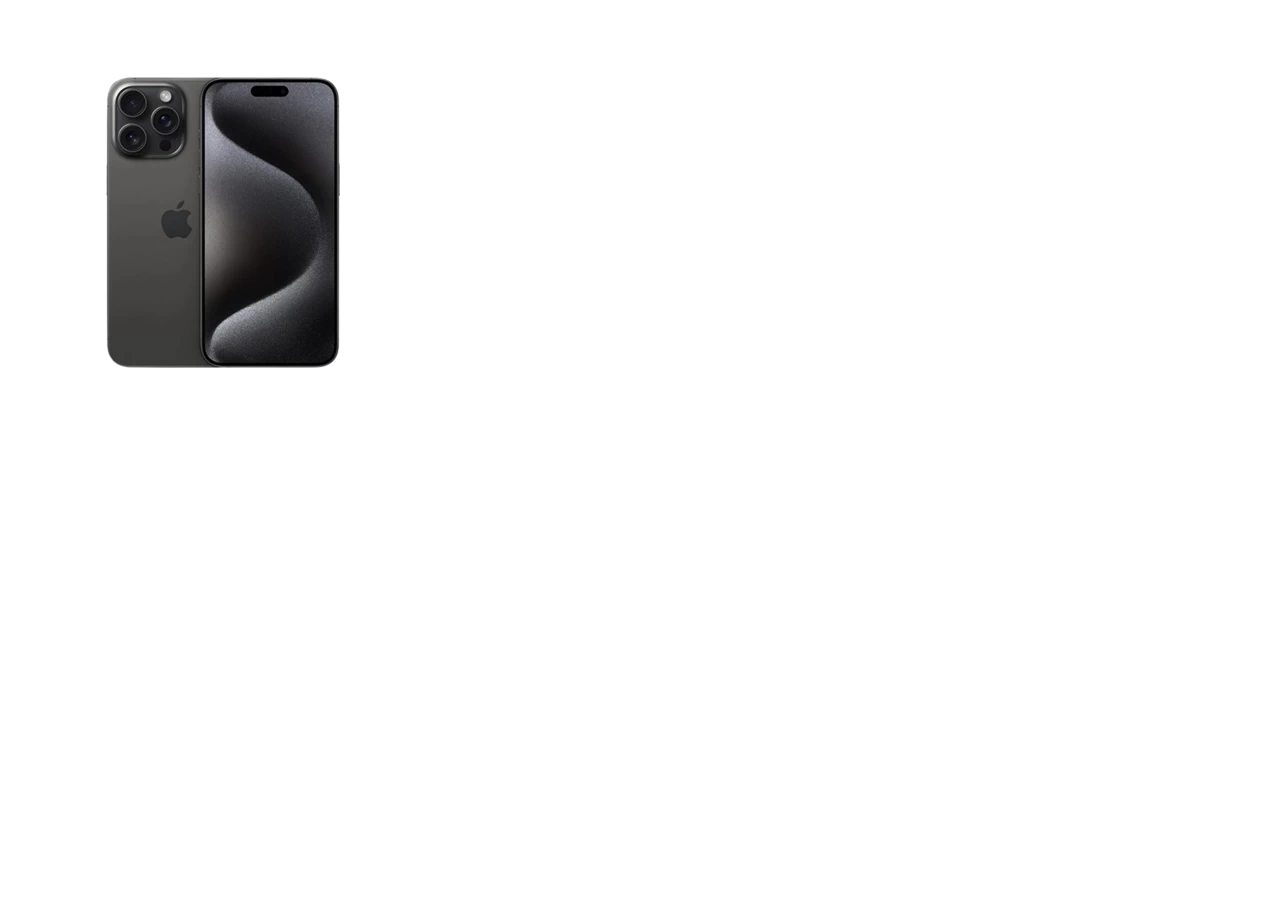
<file: Home/test.html>
<!DOCTYPE html>
<html lang="en">
<head>
    <meta charset="UTF-8">
    <meta name="viewport" content="width=device-width, initial-scale=1.0">
    <title>Document</title>
</head>
<body>
    <img src="/image/15-pro-max-den-1.webp" alt="">
</body>
</html>
</file>
<file: style.css>
:root {
            --primary-color: #3b82f6;
            --secondary-color: #f59e0b;
        }
        
        body {
            font-family: 'Inter', sans-serif;
            background-color: #f8f9fa;
        }
        
        .brand-font {
            font-family: 'Pacifico', cursive;
        }
        
        .btn-primary {
            background-color: var(--primary-color);
            border-color: var(--primary-color);
            border-radius: 8px;
        }
        
        .btn-primary:hover {
            background-color: #2563eb;
            border-color: #2563eb;
        }
        
        .text-primary {
            color: var(--primary-color) !important;
        }
        
        .bg-primary {
            background-color: var(--primary-color) !important;
        }
        
        .hero-section {
            background-image:url(HeroSection.jpg) ;
            background-size: cover;
            background-position: center;
            background-repeat: no-repeat;
            margin-top: 76px; 
        }
        
        .brand-tab {
            transition: all 0.3s ease;
            min-width: 80px; 
        }
        
        .brand-tab.active .brand-icon {
            background-color: var(--primary-color) !important;
            color: white !important;
        }
        
        .brand-tab:hover .brand-icon {
            background-color: #e9ecef;
        }
        
        .brand-icon {
            width: 4rem;
            height: 4rem;
            display: flex;
            align-items: center;
            justify-content: center;
            background-color: #f8f9fa;
            border-radius: 50%;
            transition: all 0.3s ease;
        }
        
        .hide-scrollbar {
            -ms-overflow-style: none;
            scrollbar-width: none;
        }
        
        .hide-scrollbar::-webkit-scrollbar {
            display: none;
        }
        
        .fixed-top {
            backdrop-filter: blur(10px);
        }
        
        .navbar-brand {
            font-size: 1.5rem;
        }
        
      
        .search-input {
            width: 16rem;
            border-radius: 25px;
        }
        
     
        .newsletter-section {
            background-color: rgba(59, 130, 246, 0.05);
        }
        
        .newsletter-input {
            border-radius: 8px 0 0 8px;
        }
        
        .newsletter-button {
            border-radius: 0 8px 8px 0;
        }
        
        footer {
            background-color: #212529 !important;
        }
        
        footer .text-muted {
            color: #ffffff !important; /* Màu trắng */
        }
        
        footer a.text-muted:hover {
            color: #d1d5db !important; /* Màu xám sáng khi hover */
        }

        .social-icon {
            width: 2.5rem;
            height: 2.5rem;
            display: flex;
            align-items: center;
            justify-content: center;
            border-radius: 50%;
            background-color: #6c757d;
            color: white;
            text-decoration: none;
            transition: all 0.3s ease;
        }
        
        .social-icon:hover {
            background-color: #495057;
            color: white;
        }
        
        .stat-card {
            background-color: #f8f9fa;
            border-radius: 8px;
            padding: 1.5rem;
            text-align: center;
        }
        
        .contact-icon {
            width: 2.5rem;
            height: 2.5rem;
            display: flex;
            align-items: center;
            justify-content: center;
            border-radius: 50%;
            background-color: rgba(59, 130, 246, 0.1);
            color: var(--primary-color);
        }

        /* Điều chỉnh kích thước và kiểu dáng cho Bootstrap Icons */
        .nav-icon {
            font-size: 1.5rem;
            vertical-align: middle;
        }

        .brand-icon i {
            font-size: 1.75rem;
        }

        .contact-icon i {
            font-size: 1.2rem;
        }
</file>
<file: Home/style.css>
:root {
            --primary-color: #3b82f6;
            --secondary-color: #f59e0b;
        }
        
        body {
            font-family: 'Inter', sans-serif;
            background-color: #f8f9fa;
        }
        
        .brand-font {
            font-family: 'Pacifico', cursive;
        }
        
        .btn-primary {
            background-color: var(--primary-color);
            border-color: var(--primary-color);
            border-radius: 8px;
        }
        
        .btn-primary:hover {
            background-color: #2563eb;
            border-color: #2563eb;
        }
        
        .text-primary {
            color: var(--primary-color) !important;
        }
        
        .bg-primary {
            background-color: var(--primary-color) !important;
        }
        
        .hero-section {
            background-image:url(/image/HeroSection.jpg) ;
            background-size: cover;
            background-position: center;
            background-repeat: no-repeat;
            margin-top: 76px; 
        }
        
        .brand-tab {
            transition: all 0.3s ease;
            min-width: 80px; 
        }
        
        .brand-tab.active .brand-icon {
            background-color: var(--primary-color) !important;
            color: white !important;
        }
        
        .brand-tab:hover .brand-icon {
            background-color: #e9ecef;
        }
        
        .brand-icon {
            width: 4rem;
            height: 4rem;
            display: flex;
            align-items: center;
            justify-content: center;
            background-color: #f8f9fa;
            border-radius: 50%;
            transition: all 0.3s ease;
        }
        
        .hide-scrollbar {
            -ms-overflow-style: none;
            scrollbar-width: none;
        }
        
        .hide-scrollbar::-webkit-scrollbar {
            display: none;
        }
        
        .fixed-top {
            backdrop-filter: blur(10px);
        }
        
        .navbar-brand {
            font-size: 1.5rem;
        }
        
      
        .search-input {
            width: 16rem;
            border-radius: 25px;
        }
        
     
        .newsletter-section {
            background-color: rgba(59, 130, 246, 0.05);
        }
        
        .newsletter-input {
            border-radius: 8px 0 0 8px;
        }
        
        .newsletter-button {
            border-radius: 0 8px 8px 0;
        }
        
        footer {
            background-color: #212529 !important;
        }
        
        footer .text-muted {
            color: #ffffff !important; /* Màu trắng */
        }
        
        footer a.text-muted:hover {
            color: #d1d5db !important; /* Màu xám sáng khi hover */
        }

        .social-icon {
            width: 2.5rem;
            height: 2.5rem;
            display: flex;
            align-items: center;
            justify-content: center;
            border-radius: 50%;
            background-color: #6c757d;
            color: white;
            text-decoration: none;
            transition: all 0.3s ease;
        }
        
        .social-icon:hover {
            background-color: #495057;
            color: white;
        }
        
        .stat-card {
            background-color: #f8f9fa;
            border-radius: 8px;
            padding: 1.5rem;
            text-align: center;
        }
        
        .contact-icon {
            width: 2.5rem;
            height: 2.5rem;
            display: flex;
            align-items: center;
            justify-content: center;
            border-radius: 50%;
            background-color: rgba(59, 130, 246, 0.1);
            color: var(--primary-color);
        }

        .nav-icon {
            font-size: 1.5rem;
            vertical-align: middle;
        }

        .brand-icon i {
            font-size: 1.75rem;
        }

        .contact-icon i {
            font-size: 1.2rem;
        }

  

        .product-container {
            display: flex;
            flex-wrap: wrap;
            gap: 20px;
            padding: 20px;
        }
        .product-card {
            border: 1px solid #ddd;
            border-radius: 8px;
            padding: 15px;
            width: 200px;
            text-align: center;
            box-shadow: 0 2px 5px rgba(0,0,0,0.1);
        }
        .product-card img {
            max-width: 100%;
            height: auto;
            border-radius: 5px;
        }
        .product-card h3 {
            font-size: 18px;
            margin: 10px 0;
        }
        .product-card p {
            margin: 5px 0;
            color: #555;
        }
        .price {
            font-weight: bold;
            color: #e44d26;
        }
        .stock {
            color: #28a745;
        }
        .out-of-stock {
            color: #dc3545;
        }





        /* Featured Products Section */
/* section {
    padding: 50px 20px;
    background-color: #f8f9fa;
} */

.product-container {
    display: flex;
    flex-wrap: wrap;
    justify-content: center;
    gap: 30px;
    max-width: 1200px;
    margin: 0 auto;
}

.product-card {
    background-color: #fff;
    border-radius: 12px;
    box-shadow: 0 4px 12px rgba(0, 0, 0, 0.1);
    overflow: hidden;
    width: 100%;
    max-width: 280px;
    transition: transform 0.3s ease, box-shadow 0.3s ease;
    text-align: center;
    padding: 20px;
}

.product-card:hover {
    transform: translateY(-10px);
    box-shadow: 0 8px 20px rgba(0, 0, 0, 0.15);
}

.product-card img {
    width: 100%;
    height: 200px;
    object-fit: cover;
    border-radius: 8px;
    margin-bottom: 15px;
}

.product-card h3 {
    font-size: 1.5rem;
    margin: 10px 0;
    color: #333;
    font-weight: 600;
}

.product-card p {
    font-size: 1rem;
    color: #666;
    margin: 5px 0;
}

.product-card .price {
    font-size: 1.25rem;
    color: #e44d26;
    font-weight: bold;
    margin: 10px 0;
}

/* Icons */
.nav-icon {
    font-size: 1.2rem;
    transition: color 0.3s ease;
}

.nav-icon:hover {
    color: #e44d26;
}

/* Button Group */
.button-group {
    margin-top: 15px;
}

.add-to-cart {
    background-color: #e44d26;
    color: #fff;
    border: none;
    padding: 10px 20px;
    border-radius: 25px;
    font-size: 1rem;
    cursor: pointer;
    transition: background-color 0.3s ease;
    width: 100%;
}

.add-to-cart:hover {
    background-color: #c33b1f;
}

/* Responsive Design */
@media (max-width: 768px) {
    .product-container {
        gap: 20px;
    }

    .product-card {
        max-width: 100%;
    }
}

@media (max-width: 576px) {
    .product-card img {
        height: 180px;
    }

    .product-card h3 {
        font-size: 1.3rem;
    }

    .product-card .price {
        font-size: 1.1rem;
    }

    .add-to-cart {
        padding: 8px 15px;
        font-size: 0.9rem;
    }
}

/* Empty State */
.product-container p {
    font-size: 1.2rem;
    color: #666;
    text-align: center;
    width: 100%;
}
</file>
